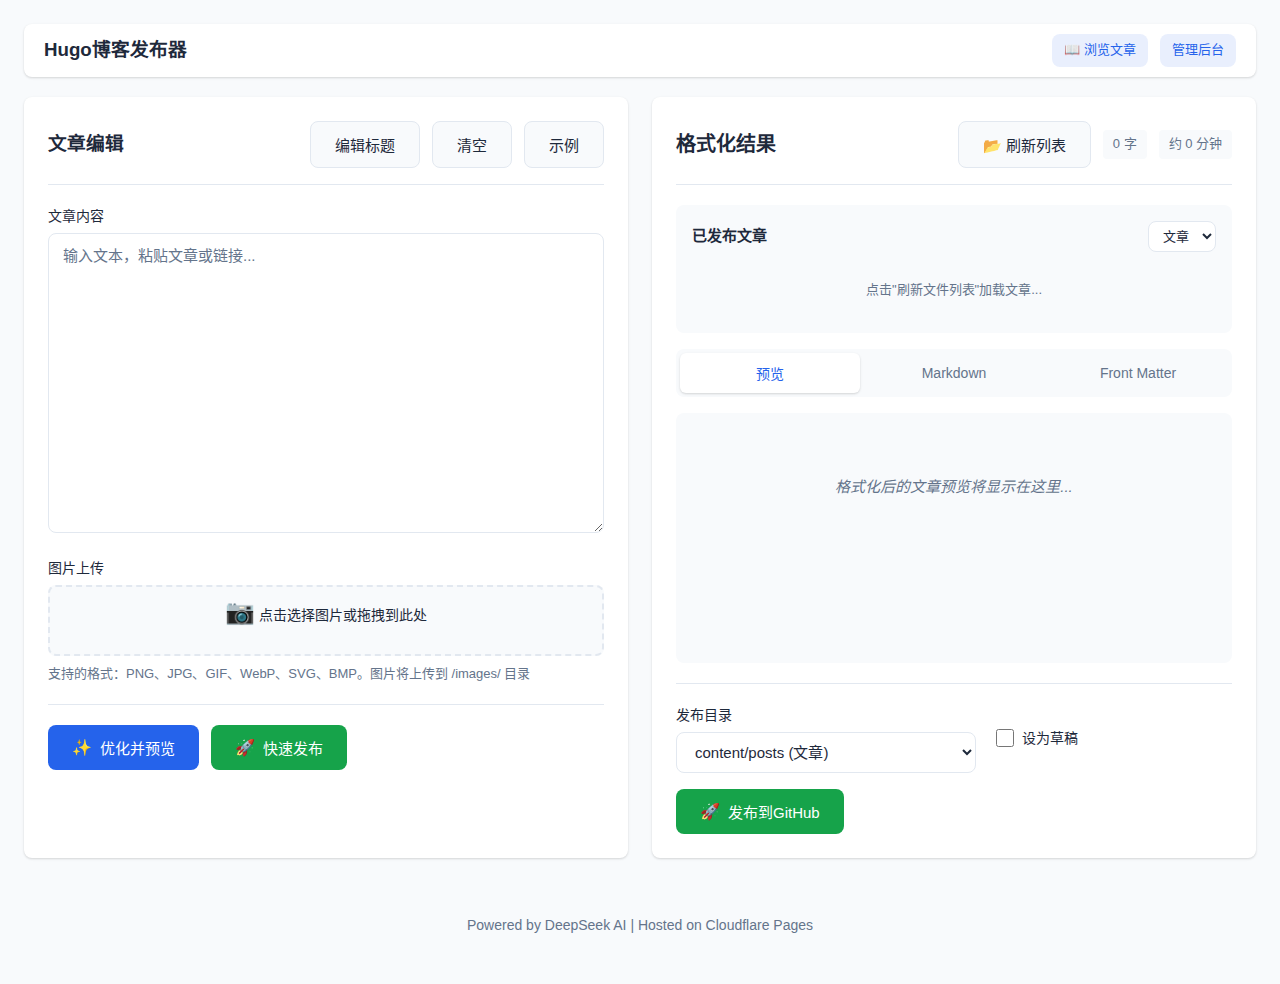
<file: frontend/index.html>
<!DOCTYPE html>
<html lang="zh-CN">

<head>
    <meta charset="UTF-8">
    <meta name="viewport" content="width=device-width, initial-scale=1.0">
    <title>Hugo博客发布器</title>
    <link rel="icon" href="data:,">
    <link rel="stylesheet" href="style.css">
</head>

<body>
    <div class="container">
        <header class="header">
            <div class="header-top">
                <h3>Hugo博客发布器</h3>
                <div class="header-actions">
                    <a href="browse.html" class="admin-link">📖 浏览文章</a>
                    <a href="admin.html" class="admin-link">管理后台</a>
                </div>
            </div>
        </header>

        <main class="main-content">
            <div class="editor-section">
                <div class="section-header">
                    <h3>文章编辑</h3>
                    <div class="header-actions">
                        <button id="toggleMetadataBtn" class="btn btn-secondary">编辑标题</button>
                        <button id="clearBtn" class="btn btn-secondary">清空</button>
                        <button id="sampleBtn" class="btn btn-secondary">示例</button>
                    </div>
                </div>

                <div id="metadataSection" class="hidden">
                    <div class="form-group">
                        <label for="title">文章标题</label>
                        <input type="text" id="title" placeholder="输入文章标题" class="form-input">
                    </div>

                    <div class="form-row">
                        <div class="form-group">
                            <label for="category">分类</label>
                            <input type="text" id="category" placeholder="输入或由 AI 自动生成" class="form-input">
                        </div>

                        <div class="form-group">
                            <label for="tags">标签</label>
                            <input type="text" id="tags" placeholder="用逗号分隔，如: Python, Flask" class="form-input">
                        </div>
                    </div>
                </div>

                <div class="form-group">
                    <label for="content">文章内容</label>
                    <textarea id="content" placeholder="输入文本，粘贴文章或链接..." class="form-textarea"></textarea>
                </div>

                <div class="form-group">
                    <label>图片上传</label>
                    <div class="image-upload-area">
                        <input type="file" id="imageInput" accept="image/*" class="image-input">
                        <label for="imageInput" class="image-upload-label">
                            <span class="upload-icon">📷</span>
                            <span>点击选择图片或拖拽到此处</span>
                        </label>
                        <div id="imageUploadProgress" class="upload-progress hidden">
                            <div class="progress-bar">
                                <div class="progress-fill" style="width: 0%"></div>
                            </div>
                            <span class="progress-text">上传中...</span>
                        </div>
                        <div id="imageList" class="uploaded-images"></div>
                    </div>
                    <p class="form-hint">支持的格式：PNG、JPG、GIF、WebP、SVG、BMP。图片将上传到 /images/ 目录</p>
                </div>

                <div class="action-buttons">
                    <button id="formatBtn" class="btn btn-primary">
                        <span class="btn-icon">✨</span>
                        优化并预览
                    </button>
                    <button id="publishBtnLeft" class="btn btn-success">
                        <span class="btn-icon">🚀</span>
                        快速发布
                    </button>
                </div>
            </div>

            <div class="result-section">
                <div class="section-header">
                    <h2>格式化结果</h2>
                    <div class="header-actions">
                        <button id="refreshFilesBtn" class="btn btn-secondary btn-sm">📂 刷新列表</button>
                        <span id="wordCount" class="word-count">0 字</span>
                        <span id="readingTime" class="reading-time">约 0 分钟</span>
                    </div>
                </div>

                <div class="file-list-section">
                    <div class="file-list-header">
                        <h3>已发布文章</h3>
                        <select id="fileDirSelect" class="form-input file-dir-select">
                            <option value="content/posts">文章</option>
                            <option value="content/notes">笔记</option>
                            <option value="content/drafts">草稿</option>
                        </select>
                    </div>
                    <div id="fileList" class="file-list">
                        <p class="loading-text">点击"刷新文件列表"加载文章...</p>
                    </div>
                </div>

                <div class="tabs">
                    <button class="tab active" data-tab="preview">预览</button>
                    <button class="tab" data-tab="markdown">Markdown</button>
                    <button class="tab" data-tab="front-matter">Front Matter</button>
                </div>

                <div id="previewTab" class="tab-content active">
                    <div id="previewContent" class="preview-content markdown-body">
                        <p class="placeholder-text">格式化后的文章预览将显示在这里...</p>
                    </div>
                </div>

                <div id="markdownTab" class="tab-content">
                    <textarea id="markdownContent" class="form-textarea code-area"
                        placeholder="Markdown代码..."></textarea>
                </div>

                <div id="frontMatterTab" class="tab-content">
                    <textarea id="frontMatterContent" class="form-textarea code-area"
                        placeholder="Front Matter..."></textarea>
                </div>

                <div class="publish-section">
                    <div class="publish-options">
                        <div class="form-group inline">
                            <label for="targetDir">发布目录</label>
                            <select id="targetDir" class="form-input">
                                <option value="content/posts">content/posts (文章)</option>
                                <option value="content/notes">content/notes (笔记)</option>
                                <option value="content/drafts">content/drafts (草稿)</option>
                            </select>
                        </div>
                        <label class="checkbox-label">
                            <input type="checkbox" id="isDraft">
                            <span>设为草稿</span>
                        </label>
                    </div>

                    <button id="publishBtn" class="btn btn-success">
                        <span class="btn-icon">🚀</span>
                        发布到GitHub
                    </button>
                </div>

                <div id="publishResult" class="publish-result hidden">
                    <div class="result-success hidden">
                        <h3>✅ 发布成功!</h3>
                        <p id="successMessage"></p>
                        <a id="viewLink" href="#" target="_blank" class="view-link">查看文章 →</a>
                    </div>
                    <div class="result-error hidden">
                        <h3>❌ 发布失败</h3>
                        <p id="errorMessage"></p>
                    </div>
                </div>
            </div>
        </main>

        <footer class="footer">
            <p>Powered by DeepSeek AI | Hosted on Cloudflare Pages</p>
        </footer>
    </div>

    <div id="publishModal" class="modal hidden">
        <div class="modal-content">
            <div class="modal-header">
                <h3>确认发布</h3>
                <button class="modal-close">&times;</button>
            </div>
            <div class="modal-body">
                <p>请输入发布密码：</p>
                <input type="password" id="publishPassword" class="form-input" placeholder="请输入密码">
                <p id="passwordError" class="error-text hidden">密码错误，请重试</p>
            </div>
            <div class="modal-footer">
                <button id="cancelPublish" class="btn btn-secondary">取消</button>
                <button id="confirmPublish" class="btn btn-primary">确认发布</button>
            </div>
        </div>
    </div>

    <div id="jobQueueModal" class="modal hidden">
        <div class="modal-content">
            <div class="modal-header">
                <h3>任务队列</h3>
                <button class="modal-close">&times;</button>
            </div>
            <div class="modal-body">
                <div id="jobList" class="job-list">
                    <!-- Job items will be inserted here -->
                </div>
            </div>
        </div>
    </div>

    <div id="loadingOverlay" class="loading-overlay hidden">
        <div class="loading-spinner"></div>
        <p id="loadingText">处理中...</p>
    </div>

    <script src="config.js"></script>
    <script src="app.js"></script>
</body>

</html>
</file>
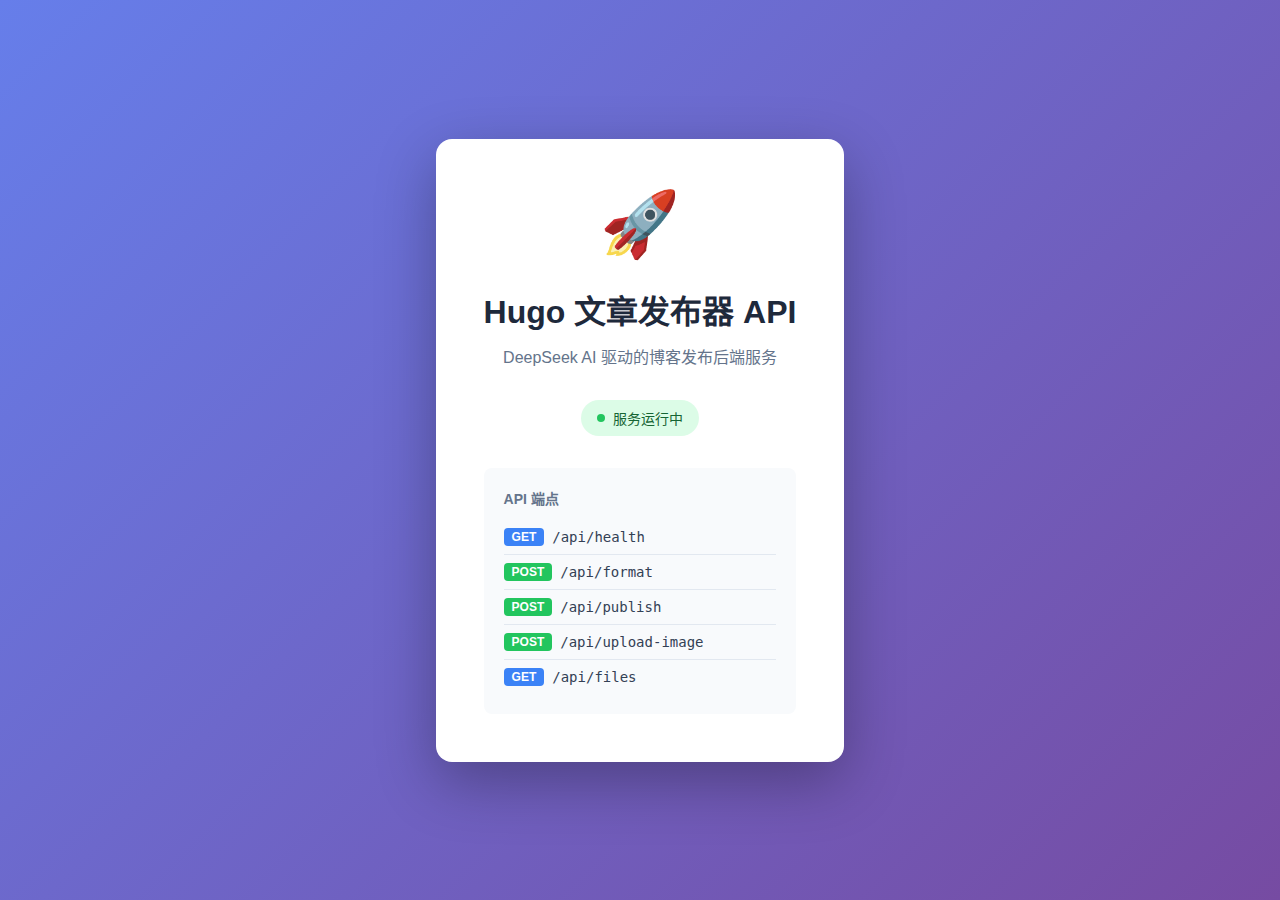
<file: backend/templates/index.html>
<!DOCTYPE html>
<html lang="zh-CN">

<head>
    <meta charset="UTF-8">
    <meta name="viewport" content="width=device-width, initial-scale=1.0">
    <title>Hugo 文章发布器 API</title>
    <style>
        * {
            margin: 0;
            padding: 0;
            box-sizing: border-box;
        }

        body {
            font-family: -apple-system, BlinkMacSystemFont, 'Segoe UI', Roboto, sans-serif;
            background: linear-gradient(135deg, #667eea 0%, #764ba2 100%);
            min-height: 100vh;
            display: flex;
            align-items: center;
            justify-content: center;
        }

        .container {
            background: white;
            border-radius: 16px;
            padding: 48px;
            text-align: center;
            box-shadow: 0 20px 60px rgba(0, 0, 0, 0.3);
            max-width: 500px;
        }

        .icon {
            font-size: 64px;
            margin-bottom: 24px;
        }

        h1 {
            font-size: 2rem;
            color: #1e293b;
            margin-bottom: 12px;
        }

        .subtitle {
            color: #64748b;
            font-size: 1rem;
            margin-bottom: 32px;
        }

        .status {
            display: inline-flex;
            align-items: center;
            gap: 8px;
            background: #dcfce7;
            color: #166534;
            padding: 8px 16px;
            border-radius: 20px;
            font-size: 0.875rem;
            font-weight: 500;
        }

        .status::before {
            content: '';
            width: 8px;
            height: 8px;
            background: #22c55e;
            border-radius: 50%;
        }

        .endpoints {
            margin-top: 32px;
            text-align: left;
            background: #f8fafc;
            border-radius: 8px;
            padding: 20px;
        }

        .endpoints h3 {
            font-size: 0.875rem;
            color: #64748b;
            margin-bottom: 12px;
        }

        .endpoint {
            display: flex;
            align-items: center;
            gap: 8px;
            padding: 8px 0;
            font-size: 0.875rem;
            color: #334155;
            border-bottom: 1px solid #e2e8f0;
        }

        .endpoint:last-child {
            border-bottom: none;
        }

        .method {
            background: #3b82f6;
            color: white;
            padding: 2px 8px;
            border-radius: 4px;
            font-size: 0.75rem;
            font-weight: 600;
        }

        .method.post {
            background: #22c55e;
        }

        .method.delete {
            background: #ef4444;
        }
    </style>
</head>

<body>
    <div class="container">
        <div class="icon">🚀</div>
        <h1>Hugo 文章发布器 API</h1>
        <p class="subtitle">DeepSeek AI 驱动的博客发布后端服务</p>
        <span class="status">服务运行中</span>

        <div class="endpoints">
            <h3>API 端点</h3>
            <div class="endpoint">
                <span class="method">GET</span>
                <code>/api/health</code>
            </div>
            <div class="endpoint">
                <span class="method post">POST</span>
                <code>/api/format</code>
            </div>
            <div class="endpoint">
                <span class="method post">POST</span>
                <code>/api/publish</code>
            </div>
            <div class="endpoint">
                <span class="method post">POST</span>
                <code>/api/upload-image</code>
            </div>
            <div class="endpoint">
                <span class="method">GET</span>
                <code>/api/files</code>
            </div>
        </div>
    </div>
</body>

</html>
</file>
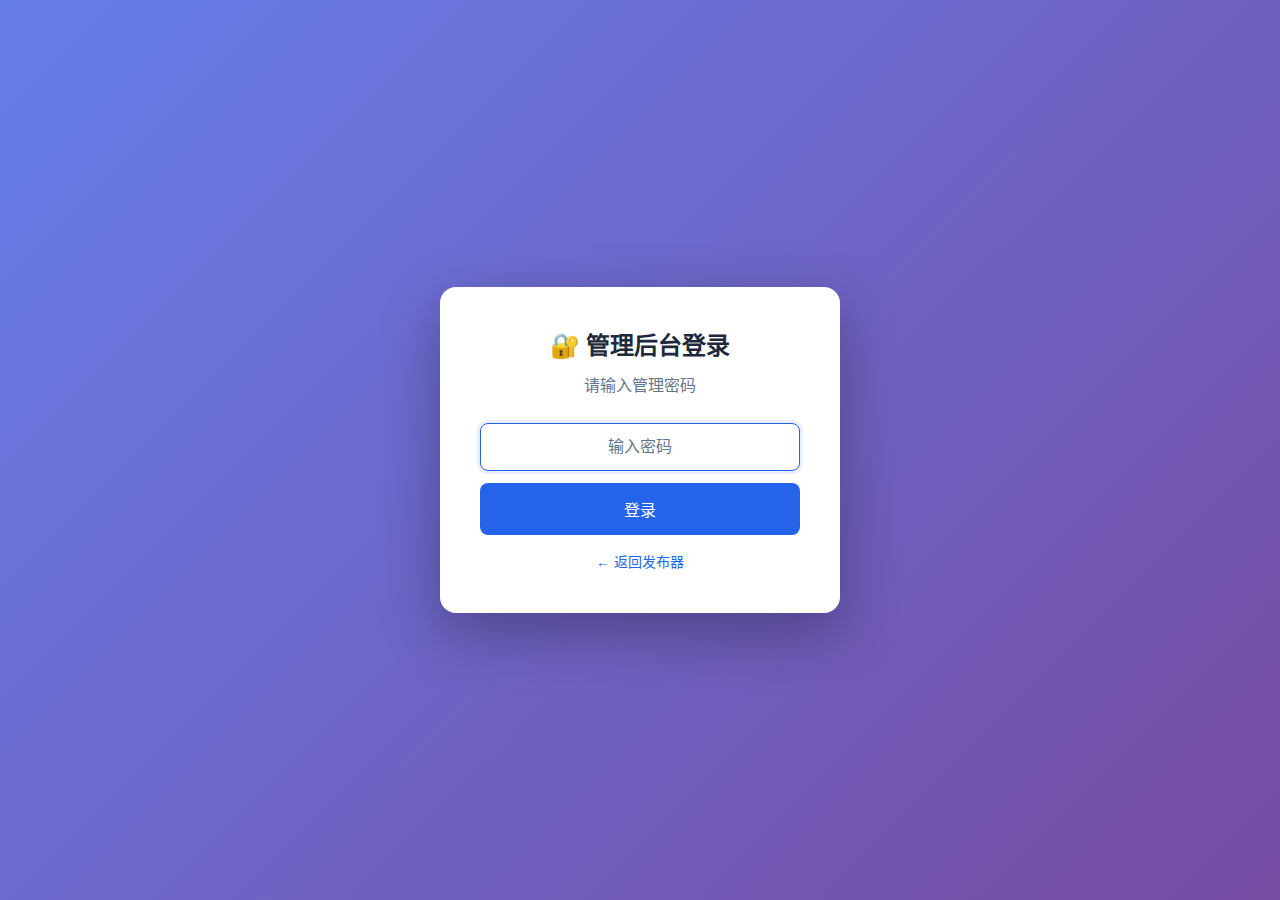
<file: frontend/admin.html>
<!DOCTYPE html>
<html lang="zh-CN">

<head>
    <meta charset="UTF-8">
    <meta name="viewport" content="width=device-width, initial-scale=1.0">
    <title>管理后台 - Hugo博客发布器</title>
    <link rel="stylesheet" href="style.css">
    <link rel="stylesheet" href="admin.css">
</head>

<body>
    <div class="admin-container">
        <aside class="sidebar">
            <div class="sidebar-header">
                <h2>管理后台</h2>
                <a href="index.html" class="back-link">← 返回发布器</a>
                <a href="browse.html" class="back-link">📖 浏览文章</a>
            </div>
            <nav class="sidebar-nav">
                <a href="#dashboard" class="nav-item active" data-section="dashboard">
                    <span class="nav-icon">📊</span>
                    <span>数据概览</span>
                </a>
                <a href="#articles" class="nav-item" data-section="articles">
                    <span class="nav-icon">📝</span>
                    <span>文章管理</span>
                </a>
                <a href="#media" class="nav-item" data-section="media">
                    <span class="nav-icon">🖼️</span>
                    <span>媒体库</span>
                </a>
                <a href="#system" class="nav-item" data-section="system">
                    <span class="nav-icon">⚙️</span>
                    <span>系统状态</span>
                </a>
            </nav>
            <div class="sidebar-footer">
                <p>Powered by DeepSeek AI</p>
            </div>
        </aside>

        <main class="admin-main">
            <section id="dashboard" class="admin-section active">
                <div class="section-title">
                    <h1>数据概览</h1>
                    <p>博客运营数据统计</p>
                </div>

                <div class="stats-grid">
                    <div class="stat-card">
                        <div class="stat-icon">📄</div>
                        <div class="stat-info">
                            <span class="stat-value" id="totalArticles">0</span>
                            <span class="stat-label">文章总数</span>
                        </div>
                    </div>
                    <div class="stat-card">
                        <div class="stat-icon">📁</div>
                        <div class="stat-info">
                            <span class="stat-value" id="totalNotes">0</span>
                            <span class="stat-label">笔记数量</span>
                        </div>
                    </div>
                    <div class="stat-card">
                        <div class="stat-icon">📂</div>
                        <div class="stat-info">
                            <span class="stat-value" id="totalDrafts">0</span>
                            <span class="stat-label">草稿数量</span>
                        </div>
                    </div>
                    <div class="stat-card">
                        <div class="stat-icon">🖼️</div>
                        <div class="stat-info">
                            <span class="stat-value" id="totalImages">0</span>
                            <span class="stat-label">图片数量</span>
                        </div>
                    </div>
                </div>

                <div class="dashboard-grid">
                    <div class="dashboard-card">
                        <div class="card-header">
                            <h3>分类统计</h3>
                        </div>
                        <div id="categoryStats" class="card-content">
                            <p class="loading-text">加载中...</p>
                        </div>
                    </div>

                    <div class="dashboard-card">
                        <div class="card-header">
                            <h3>标签云</h3>
                        </div>
                        <div id="tagCloud" class="card-content tag-cloud">
                            <p class="loading-text">加载中...</p>
                        </div>
                    </div>

                    <div class="dashboard-card full-width">
                        <div class="card-header">
                            <h3>最近更新</h3>
                        </div>
                        <div id="recentUpdates" class="card-content">
                            <p class="loading-text">加载中...</p>
                        </div>
                    </div>
                </div>
            </section>

            <section id="articles" class="admin-section">
                <div class="section-title">
                    <h1>文章管理</h1>
                    <p>查看和管理所有文章</p>
                </div>

                <div class="toolbar">
                    <div class="search-box">
                        <input type="text" id="articleSearch" placeholder="搜索文章..." class="form-input">
                    </div>
                    <div class="filter-group">
                        <select id="articleCategory" class="form-input">
                            <option value="">全部分类</option>
                            <option value="技术">技术</option>
                            <option value="生活">生活</option>
                            <option value="随笔">随笔</option>
                            <option value="教程">教程</option>
                            <option value="笔记">笔记</option>
                        </select>
                        <select id="articleDir" class="form-input">
                            <option value="all">全部目录</option>
                            <option value="content/posts">文章</option>
                            <option value="content/notes">笔记</option>
                            <option value="content/drafts">草稿</option>
                        </select>
                    </div>
                    <button id="refreshArticles" class="btn btn-primary">
                        <span>🔄</span> 刷新
                    </button>
                </div>

                <div class="table-container">
                    <table class="data-table">
                        <thead>
                            <tr>
                                <th>文章标题</th>
                                <th>分类</th>
                                <th>标签</th>
                                <th>目录</th>
                                <th>更新时间</th>
                                <th>操作</th>
                            </tr>
                        </thead>
                        <tbody id="articlesTableBody">
                            <tr>
                                <td colspan="6" class="loading-text">点击刷新按钮加载文章...</td>
                            </tr>
                        </tbody>
                    </table>
                </div>
            </section>

            <section id="media" class="admin-section">
                <div class="section-title">
                    <h1>媒体库</h1>
                    <p>管理博客图片资源</p>
                </div>

                <div class="media-toolbar">
                    <div class="search-box">
                        <input type="text" id="mediaSearch" placeholder="搜索图片..." class="form-input">
                    </div>
                    <button id="refreshMedia" class="btn btn-primary">
                        <span>🔄</span> 刷新
                    </button>
                </div>

                <div id="mediaGrid" class="media-grid">
                    <p class="loading-text">点击刷新按钮加载图片...</p>
                </div>
            </section>

            <section id="system" class="admin-section">
                <div class="section-title">
                    <h1>系统状态</h1>
                    <p>查看后端服务状态和配置</p>
                </div>

                <div class="system-grid">
                    <div class="dashboard-card">
                        <div class="card-header">
                            <h3>服务状态</h3>
                        </div>
                        <div class="card-content">
                            <div class="status-item">
                                <span class="status-label">后端服务</span>
                                <span id="backendStatus" class="status-badge status-checking">检查中...</span>
                            </div>
                            <div class="status-item">
                                <span class="status-label">GitHub 连接</span>
                                <span id="githubStatus" class="status-badge status-checking">检查中...</span>
                            </div>
                            <div class="status-item">
                                <span class="status-label">API 健康</span>
                                <span id="apiStatus" class="status-badge status-checking">检查中...</span>
                            </div>
                        </div>
                    </div>

                    <div class="dashboard-card">
                        <div class="card-header">
                            <h3>系统配置</h3>
                        </div>
                        <div class="card-content">
                            <div class="config-item">
                                <span class="config-label">后端地址</span>
                                <span class="config-value" id="backendUrl">-</span>
                            </div>
                            <div class="config-item">
                                <span class="config-label">默认目录</span>
                                <span class="config-value">content/posts</span>
                            </div>
                            <div class="config-item">
                                <span class="config-label">最大上传</span>
                                <span class="config-value">50 MB</span>
                            </div>
                        </div>
                    </div>

                    <div class="dashboard-card full-width">
                        <div class="card-header">
                            <h3>快捷操作</h3>
                        </div>
                        <div class="card-content">
                            <div class="quick-actions">
                                <button id="checkHealth" class="btn btn-secondary">
                                    <span>❤️</span> 检查健康
                                </button>
                                <button id="syncFiles" class="btn btn-secondary">
                                    <span>🔄</span> 同步文件
                                </button>
                                <button id="clearCache" class="btn btn-secondary">
                                    <span>🗑️</span> 清除缓存
                                </button>
                            </div>
                        </div>
                    </div>
                </div>
            </section>
        </main>
    </div>

    <div id="loadingOverlay" class="loading-overlay hidden">
        <div class="loading-spinner"></div>
        <p id="loadingText">处理中...</p>
    </div>

    <div id="notification" class="admin-notification hidden"></div>

    <script src="config.js"></script>
    <script src="admin.js"></script>
</body>

</html>
</file>
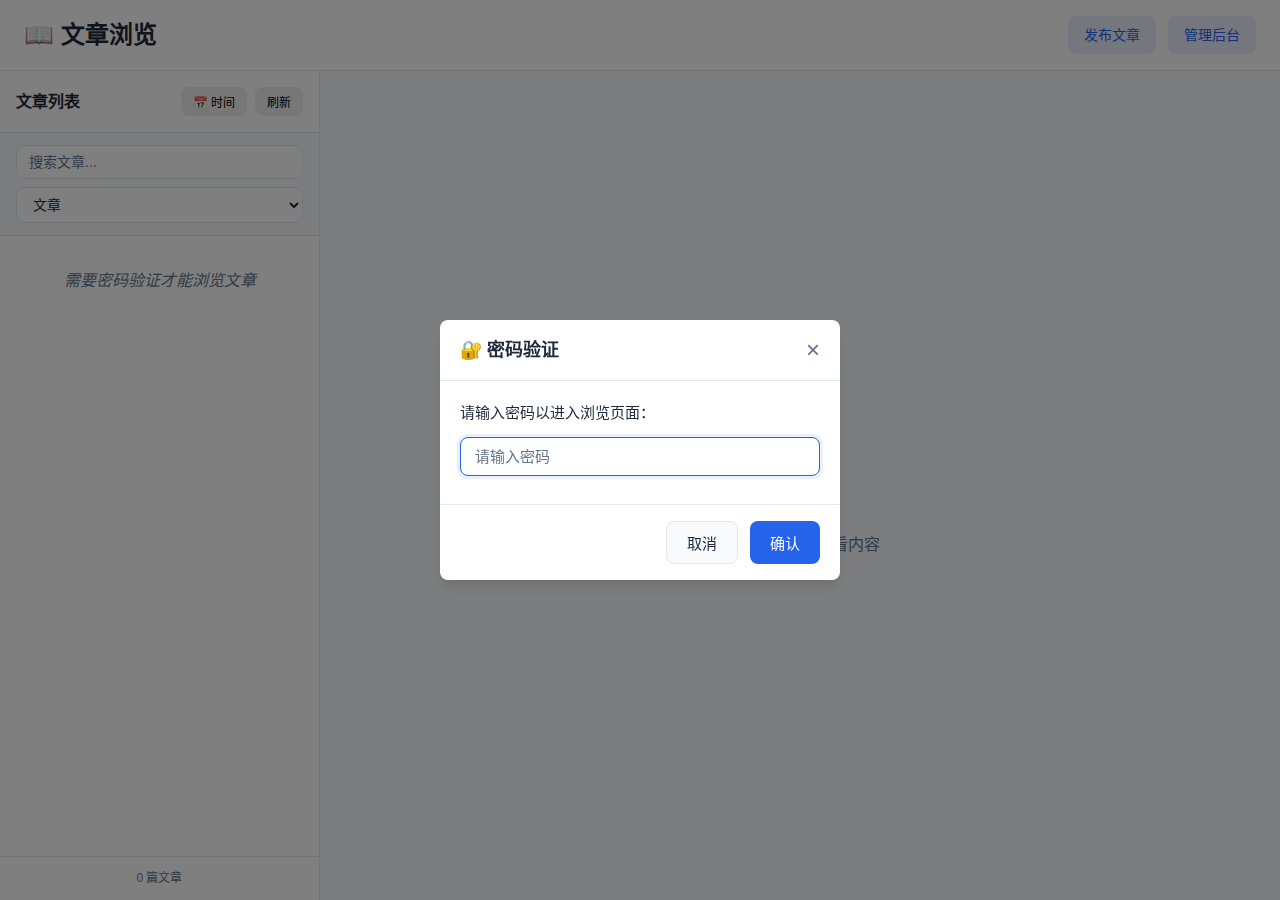
<file: frontend/browse.html>
<!DOCTYPE html>
<html lang="zh-CN">

<head>
    <meta charset="UTF-8">
    <meta name="viewport" content="width=device-width, initial-scale=1.0">
    <title>浏览文章 - Hugo博客发布器</title>
    <link rel="icon" href="data:,">
    <link rel="stylesheet" href="style.css">
    <link rel="stylesheet" href="browse.css">
</head>

<body>
    <div class="browse-container">
        <header class="browse-header">
            <div class="header-left">
                <h1>📖 文章浏览</h1>
            </div>
            <nav class="header-nav">
                <a href="index.html" class="nav-link">发布文章</a>
                <a href="admin.html" class="nav-link">管理后台</a>
            </nav>
        </header>

        <main class="browse-main">
            <!-- 左侧文章列表 -->
            <aside class="article-list-panel">
                <div class="list-header">
                    <h2>文章列表</h2>
                    <div class="list-actions">
                        <button id="sortBtn" class="btn btn-sm" title="当前按时间排序，点击切换">📅 时间</button>
                        <button id="refreshListBtn" class="btn btn-sm">刷新</button>
                    </div>
                </div>
                <div class="list-filters">
                    <input type="text" id="searchInput" class="form-input" placeholder="搜索文章...">
                    <select id="dirFilter" class="form-input">
                        <option value="all">全部目录</option>
                        <option value="content/posts" selected>文章</option>
                        <option value="content/notes">笔记</option>
                        <option value="content/drafts">草稿</option>
                    </select>
                </div>
                <div id="articleList" class="article-list">
                    <p class="loading-text">加载中...</p>
                </div>
                <div class="list-footer">
                    <span id="articleCount">0 篇文章</span>
                </div>
            </aside>

            <!-- 右侧文章内容 -->
            <section class="article-content-panel">
                <div id="contentPlaceholder" class="content-placeholder">
                    <div class="placeholder-icon">📄</div>
                    <p>选择左侧文章查看内容</p>
                </div>
                <div id="articleContent" class="article-content hidden">
                    <div class="content-header">
                        <h1 id="articleTitle">文章标题</h1>
                        <div class="article-meta">
                            <span id="articleDate"></span>
                            <span id="articleCategory"></span>
                            <span id="articleTags"></span>
                        </div>
                    </div>
                    <div id="articleBody" class="content-body"></div>
                </div>
            </section>
        </main>
    </div>

    <!-- Loading Overlay -->
    <div id="loadingOverlay" class="loading-overlay hidden">
        <div class="loading-spinner"></div>
        <p id="loadingText">加载中...</p>
    </div>

    <script src="config.js"></script>
    <script src="browse.js"></script>
</body>

</html>
</file>
<file: frontend/style.css>
* {
    margin: 0;
    padding: 0;
    box-sizing: border-box;
}

:root {
    --primary-color: #2563eb;
    --primary-hover: #1d4ed8;
    --success-color: #16a34a;
    --success-hover: #15803d;
    --secondary-color: #64748b;
    --secondary-hover: #475569;
    --danger-color: #dc2626;
    --background: #f8fafc;
    --surface: #ffffff;
    --text-primary: #1e293b;
    --text-secondary: #64748b;
    --border-color: #e2e8f0;
    --shadow: 0 1px 3px rgba(0, 0, 0, 0.1), 0 1px 2px rgba(0, 0, 0, 0.06);
    --shadow-lg: 0 10px 15px -3px rgba(0, 0, 0, 0.1), 0 4px 6px -2px rgba(0, 0, 0, 0.05);
    --radius: 8px;
    --transition: all 0.2s ease;
}

body {
    font-family: -apple-system, BlinkMacSystemFont, 'Segoe UI', Roboto, 'Helvetica Neue', Arial, sans-serif;
    background: var(--background);
    color: var(--text-primary);
    line-height: 1.6;
    min-height: 100vh;
}

.container {
    max-width: 1400px;
    margin: 0 auto;
    padding: 24px;
}

.header {
    margin-bottom: 20px;
    padding: 10px 20px;
    background: var(--surface);
    border-radius: var(--radius);
    box-shadow: var(--shadow);
}

.header-top {
    display: flex;
    justify-content: space-between;
    align-items: center;
}

.header h1 {
    font-size: 1.25rem;
    font-weight: 700;
    color: var(--text-primary);
}

.admin-link {
    display: inline-flex;
    align-items: center;
    gap: 6px;
    padding: 6px 12px;
    font-size: 0.8125rem;
    font-weight: 500;
    color: var(--primary-color);
    background: rgba(37, 99, 235, 0.1);
    border-radius: var(--radius);
    text-decoration: none;
    transition: var(--transition);
}

.admin-link:hover {
    background: var(--primary-color);
    color: white;
}


.main-content {
    display: grid;
    grid-template-columns: 1fr 1fr;
    gap: 24px;
}

@media (max-width: 1024px) {
    .main-content {
        grid-template-columns: 1fr;
    }
}

.editor-section,
.result-section {
    background: var(--surface);
    border-radius: var(--radius);
    box-shadow: var(--shadow);
    padding: 24px;
}

.section-header {
    display: flex;
    justify-content: space-between;
    align-items: center;
    margin-bottom: 20px;
    padding-bottom: 16px;
    border-bottom: 1px solid var(--border-color);
}

.section-header h2 {
    font-size: 1.25rem;
    font-weight: 600;
    color: var(--text-primary);
}

.header-actions {
    display: flex;
    align-items: center;
    gap: 12px;
}

.form-group {
    margin-bottom: 16px;
}

.form-row {
    display: grid;
    grid-template-columns: 1fr 1fr;
    gap: 16px;
}

@media (max-width: 640px) {
    .container {
        padding: 12px;
    }

    .header {
        padding: 6px 8px;
        /* Extremely small */
        margin-bottom: 8px;
    }

    .header-top {
        flex-direction: row;
        flex-wrap: nowrap;
        /* Try to keep on one line if possible, or wrap tightly */
        justify-content: space-between;
        align-items: center;
        gap: 6px;
    }

    .header h1 {
        font-size: 0.5rem;
        /* Reduced by ~20% */
        width: auto;
        /* Allow it to shrink/grow properly */
        margin-bottom: 0;
        /* No margin */
        white-space: nowrap;
    }

    .header-actions {
        width: auto;
        /* Let it wrap content */
        flex: 1;
        /* Take remaining space */
        justify-content: flex-end;
    }

    .admin-link {
        flex: 0 1 auto;
        /* Don't stretch too much */
        padding: 4px 6px;
        font-size: 0.6rem;
        height: 26px;
        /* Very short */
        min-width: 50px;
    }

    .section-header {
        flex-direction: row;
        flex-wrap: nowrap;
        /* Try to keep inline */
        justify-content: space-between;
        align-items: center;
        gap: 8px;
        padding-bottom: 6px;
        margin-bottom: 8px;
    }

    .section-header h2 {
        font-size: 0.5rem;
        /* Reduced by ~20% */
        width: auto;
        margin-bottom: 0;
        white-space: nowrap;
    }

    .section-header .header-actions {
        width: auto;
        flex: 1;
        justify-content: flex-end;
        overflow-x: visible;
        flex-wrap: nowrap;
        gap: 4px;
        padding-bottom: 0;
    }

    .section-header .btn {
        padding: 2px 6px;
        /* Tiny padding */
        font-size: 0.7rem;
        height: 24px;
        min-width: 40px;
        max-width: 80px;
        flex: 0 1 auto;
    }

    .section-header .btn {
        padding: 2px 6px;
        /* Tiny padding */
        font-size: 0.7rem;
        height: 24px;
        min-width: 40px;
        max-width: 80px;
        flex: 0 1 auto;
    }

    /* Specifically increase font for result section header per user request */
    .result-section .section-header h2 {
        font-size: 0.9rem;
    }

    .form-row {
        grid-template-columns: 1fr;
    }

    .action-buttons {
        flex-direction: column;
    }

    .action-buttons .btn {
        width: 100%;
    }

    .preview-content {
        font-size: 0.8rem;
        /* Mobile body text */
    }

    .preview-content h1 {
        font-size: 1.2rem;
    }

    .preview-content h2 {
        font-size: 1rem;
    }

    .preview-content h3 {
        font-size: 0.9rem;
    }
}

.form-group label {
    display: block;
    font-size: 0.875rem;
    font-weight: 500;
    color: var(--text-primary);
    margin-bottom: 6px;
}

.form-input,
.form-textarea {
    width: 100%;
    padding: 10px 14px;
    font-size: 0.9375rem;
    border: 1px solid var(--border-color);
    border-radius: var(--radius);
    background: var(--surface);
    color: var(--text-primary);
    transition: var(--transition);
}

.form-input:focus,
.form-textarea:focus {
    outline: none;
    border-color: var(--primary-color);
    box-shadow: 0 0 0 3px rgba(37, 99, 235, 0.1);
}

.form-input::placeholder,
.form-textarea::placeholder {
    color: var(--text-secondary);
}

.form-textarea {
    min-height: 300px;
    resize: vertical;
    font-family: inherit;
}

.code-area {
    font-family: 'SF Mono', 'Fira Code', 'Monaco', 'Consolas', monospace;
    font-size: 0.875rem;
    line-height: 1.6;
}

.action-buttons {
    display: flex;
    gap: 12px;
    margin-top: 20px;
    padding-top: 20px;
    border-top: 1px solid var(--border-color);
}

.btn {
    display: inline-flex;
    align-items: center;
    justify-content: center;
    gap: 8px;
    padding: 12px 24px;
    font-size: 0.9375rem;
    font-weight: 500;
    border: none;
    border-radius: var(--radius);
    cursor: pointer;
    transition: var(--transition);
}

.btn:disabled {
    opacity: 0.6;
    cursor: not-allowed;
}

.btn-primary {
    background: var(--primary-color);
    color: white;
}

.btn-primary:hover:not(:disabled) {
    background: var(--primary-hover);
}

.btn-secondary {
    background: var(--background);
    color: var(--text-primary);
    border: 1px solid var(--border-color);
}

.btn-secondary:hover:not(:disabled) {
    background: var(--secondary-hover);
    color: white;
}

.btn-success {
    background: var(--success-color);
    color: white;
}

.btn-success:hover:not(:disabled) {
    background: var(--success-hover);
}

.btn-icon {
    font-size: 1rem;
}

.tabs {
    display: flex;
    gap: 4px;
    background: var(--background);
    padding: 4px;
    border-radius: var(--radius);
    margin-bottom: 16px;
}

.tab {
    flex: 1;
    padding: 10px 16px;
    font-size: 0.875rem;
    font-weight: 500;
    color: var(--text-secondary);
    background: transparent;
    border: none;
    border-radius: 6px;
    cursor: pointer;
    transition: var(--transition);
}

.tab:hover {
    color: var(--text-primary);
}

.tab.active {
    background: var(--surface);
    color: var(--primary-color);
    box-shadow: var(--shadow);
}

.tab-content {
    display: none;
    min-height: 250px;
}

.tab-content.active {
    display: block;
}

.preview-content {
    padding: 20px;
    background: var(--background);
    border-radius: var(--radius);
    min-height: 250px;
    max-height: 400px;
    overflow-y: auto;
    font-size: 0.9375rem;
    line-height: 1.8;
}

.preview-content h1 {
    font-size: 1.75rem;
    margin-bottom: 16px;
    padding-bottom: 8px;
    border-bottom: 1px solid var(--border-color);
}

.preview-content h2 {
    font-size: 1.5rem;
    margin-top: 24px;
    margin-bottom: 12px;
}

.preview-content h3 {
    font-size: 1.25rem;
    margin-top: 20px;
    margin-bottom: 10px;
}

.preview-content p {
    margin-bottom: 12px;
}

.preview-content ul,
.preview-content ol {
    margin-bottom: 12px;
    padding-left: 24px;
}

.preview-content li {
    margin-bottom: 4px;
}

.preview-content code {
    background: #f1f5f9;
    padding: 2px 6px;
    border-radius: 4px;
    font-size: 0.875rem;
    font-family: 'SF Mono', 'Fira Code', monospace;
}

.preview-content pre {
    background: #1e293b;
    color: #e2e8f0;
    padding: 16px;
    border-radius: var(--radius);
    overflow-x: auto;
    margin-bottom: 12px;
}

.preview-content pre code {
    background: transparent;
    padding: 0;
    color: inherit;
}

.preview-content blockquote {
    border-left: 4px solid var(--primary-color);
    padding-left: 16px;
    margin: 12px 0;
    color: var(--text-secondary);
    font-style: italic;
}

.preview-content img {
    max-width: 100%;
    border-radius: var(--radius);
}

.placeholder-text {
    color: var(--text-secondary);
    font-style: italic;
    text-align: center;
    padding: 40px;
}

.word-count,
.reading-time {
    font-size: 0.8125rem;
    color: var(--text-secondary);
    background: var(--background);
    padding: 4px 10px;
    border-radius: 4px;
}

.publish-section {
    margin-top: 20px;
    padding-top: 20px;
    border-top: 1px solid var(--border-color);
}

.publish-options {
    display: flex;
    align-items: center;
    gap: 20px;
    margin-bottom: 16px;
}

.form-group.inline {
    margin-bottom: 0;
    flex: 1;
    max-width: 300px;
}

.checkbox-label {
    display: flex;
    align-items: center;
    gap: 8px;
    cursor: pointer;
    font-size: 0.875rem;
    color: var(--text-primary);
}

.checkbox-label input[type="checkbox"] {
    width: 18px;
    height: 18px;
    cursor: pointer;
}

.publish-result {
    margin-top: 16px;
    padding: 16px;
    border-radius: var(--radius);
}

.publish-result.hidden {
    display: none;
}

.result-success {
    background: #dcfce7;
    border: 1px solid #86efac;
    padding: 16px;
    border-radius: var(--radius);
}

.result-success h3 {
    color: #166534;
    margin-bottom: 8px;
}

.result-success p {
    color: #15803d;
    margin-bottom: 12px;
}

.view-link {
    display: inline-block;
    color: var(--primary-color);
    text-decoration: none;
    font-weight: 500;
}

.view-link:hover {
    text-decoration: underline;
}

.result-error {
    background: #fee2e2;
    border: 1px solid #fca5a5;
    padding: 16px;
    border-radius: var(--radius);
}

.result-error h3 {
    color: #991b1b;
    margin-bottom: 8px;
}

.result-error p {
    color: #dc2626;
}

.footer {
    text-align: center;
    padding: 24px;
    margin-top: 32px;
    color: var(--text-secondary);
    font-size: 0.875rem;
}

.loading-overlay {
    position: fixed;
    top: 0;
    left: 0;
    right: 0;
    bottom: 0;
    background: rgba(0, 0, 0, 0.5);
    display: flex;
    flex-direction: column;
    align-items: center;
    justify-content: center;
    z-index: 1000;
}

.loading-overlay.hidden {
    display: none;
}

.loading-spinner {
    width: 48px;
    height: 48px;
    border: 4px solid rgba(255, 255, 255, 0.3);
    border-top-color: white;
    border-radius: 50%;
    animation: spin 1s linear infinite;
}

@keyframes spin {
    to {
        transform: rotate(360deg);
    }
}

.loading-overlay p {
    color: white;
    margin-top: 16px;
    font-size: 1rem;
}

.file-list-section {
    background: var(--background);
    border-radius: var(--radius);
    padding: 16px;
    margin-bottom: 16px;
}

.file-list-header {
    display: flex;
    justify-content: space-between;
    align-items: center;
    margin-bottom: 12px;
}

.file-list-header h3 {
    font-size: 0.9375rem;
    font-weight: 600;
    color: var(--text-primary);
}

.file-dir-select {
    width: auto;
    padding: 6px 10px;
    font-size: 0.8125rem;
}

.file-list {
    max-height: 200px;
    overflow-y: auto;
}

.file-list .file-item {
    display: flex;
    align-items: center;
    justify-content: space-between;
    padding: 8px 12px;
    background: var(--surface);
    border-radius: 6px;
    margin-bottom: 6px;
    cursor: pointer;
    transition: var(--transition);
}

.file-list .file-item:hover {
    background: var(--border-color);
}

.file-list .file-item:last-child {
    margin-bottom: 0;
}

.file-list .file-name {
    font-size: 0.8125rem;
    color: var(--text-primary);
    overflow: hidden;
    text-overflow: ellipsis;
    white-space: nowrap;
    flex: 1;
    margin-right: 8px;
}

.file-list .file-date {
    font-size: 0.75rem;
    color: var(--text-secondary);
    margin-right: 8px;
}

.file-list .file-delete-btn {
    width: 24px;
    height: 24px;
    background: transparent;
    border: none;
    border-radius: 4px;
    color: var(--text-secondary);
    font-size: 1rem;
    cursor: pointer;
    display: flex;
    align-items: center;
    justify-content: center;
    opacity: 0;
    transition: var(--transition);
}

.file-list .file-item:hover .file-delete-btn {
    opacity: 1;
}

.file-list .file-delete-btn:hover {
    background: var(--danger-color);
    color: white;
}

.file-list .loading-text {
    color: var(--text-secondary);
    font-size: 0.8125rem;
    text-align: center;
    padding: 16px;
}

.file-list .empty-text {
    color: var(--text-secondary);
    font-size: 0.8125rem;
    text-align: center;
    padding: 16px;
}

.file-list .error-text {
    color: var(--danger-color);
    font-size: 0.8125rem;
    text-align: center;
    padding: 16px;
}

.modal {
    position: fixed;
    top: 0;
    left: 0;
    right: 0;
    bottom: 0;
    background: rgba(0, 0, 0, 0.5);
    display: flex;
    align-items: center;
    justify-content: center;
    z-index: 1000;
}

.modal.hidden {
    display: none;
}

.modal-content {
    background: var(--surface);
    border-radius: var(--radius);
    box-shadow: var(--shadow-lg);
    width: 90%;
    max-width: 400px;
    animation: modalIn 0.2s ease;
}

@keyframes modalIn {
    from {
        opacity: 0;
        transform: scale(0.95);
    }

    to {
        opacity: 1;
        transform: scale(1);
    }
}

.modal-header {
    display: flex;
    justify-content: space-between;
    align-items: center;
    padding: 16px 20px;
    border-bottom: 1px solid var(--border-color);
}

.modal-header h3 {
    font-size: 1.125rem;
    font-weight: 600;
    color: var(--text-primary);
}

.modal-close {
    background: none;
    border: none;
    font-size: 1.5rem;
    color: var(--text-secondary);
    cursor: pointer;
    padding: 0;
    line-height: 1;
    transition: var(--transition);
}

.modal-close:hover {
    color: var(--text-primary);
}

.modal-body {
    padding: 20px;
}

.modal-body p {
    margin-bottom: 12px;
    color: var(--text-primary);
    font-size: 0.9375rem;
}

.modal-body .form-input {
    margin-bottom: 8px;
}

.modal-body .error-text {
    color: var(--danger-color);
    font-size: 0.8125rem;
    margin-top: 8px;
}

.modal-footer {
    display: flex;
    justify-content: flex-end;
    gap: 12px;
    padding: 16px 20px;
    border-top: 1px solid var(--border-color);
}

.modal-footer .btn {
    padding: 10px 20px;
}

.image-upload-area {
    border: 2px dashed var(--border-color);
    border-radius: var(--radius);
    padding: 6px;
    text-align: center;
    transition: var(--transition);
    background: var(--background);
}

.image-upload-area:hover {
    border-color: var(--primary-color);
}

.image-input {
    display: none;
}

.image-upload-label {
    display: flex;
    flex-direction: column;
    align-items: center;
    gap: 8px;
    cursor: pointer;
    color: var(--text-secondary);
}

.image-upload-label:hover {
    color: var(--primary-color);
}

.upload-icon {
    font-size: 1.5rem;
}

.upload-progress {
    margin-top: 16px;
}

.progress-bar {
    height: 6px;
    background: var(--border-color);
    border-radius: 3px;
    overflow: hidden;
}

.progress-fill {
    height: 100%;
    background: var(--primary-color);
    transition: width 0.3s ease;
}

.progress-text {
    font-size: 0.8125rem;
    color: var(--text-secondary);
    margin-top: 8px;
}

.uploaded-images {
    margin-top: 16px;
    display: flex;
    flex-wrap: wrap;
    gap: 12px;
}

.uploaded-image-item {
    position: relative;
    width: 80px;
    height: 80px;
    border-radius: var(--radius);
    overflow: hidden;
    border: 1px solid var(--border-color);
}

.uploaded-image-item img {
    width: 100%;
    height: 100%;
    object-fit: cover;
}

.uploaded-image-item .copy-btn {
    position: absolute;
    bottom: 4px;
    right: 4px;
    width: 28px;
    height: 28px;
    background: rgba(0, 0, 0, 0.7);
    border: none;
    border-radius: 4px;
    color: white;
    font-size: 0.75rem;
    cursor: pointer;
    display: flex;
    align-items: center;
    justify-content: center;
    opacity: 0;
    transition: var(--transition);
}

.uploaded-image-item:hover .copy-btn {
    opacity: 1;
}

.uploaded-image-item .copy-btn:hover {
    background: var(--primary-color);
}

.uploaded-image-item .delete-btn {
    position: absolute;
    top: 4px;
    right: 4px;
    width: 24px;
    height: 24px;
    background: rgba(0, 0, 0, 0.7);
    border: none;
    border-radius: 4px;
    color: white;
    font-size: 0.875rem;
    cursor: pointer;
    display: flex;
    align-items: center;
    justify-content: center;
    opacity: 0;
    transition: var(--transition);
}

.uploaded-image-item:hover .delete-btn {
    opacity: 1;
}

.uploaded-image-item .delete-btn:hover {
    background: var(--danger-color);
}

.form-hint {
    font-size: 0.8125rem;
    color: var(--text-secondary);
    margin-top: 8px;
}

.hidden {
    display: none !important;
}

@media (max-width: 640px) {
    .container {
        padding: 16px;
    }

    .header {
        padding: 24px 16px;
    }

    .header h1 {
        font-size: 1.5rem;
    }

    .editor-section,
    .result-section {
        padding: 16px;
    }

    .action-buttons {
        flex-direction: column;
    }

    .btn {
        width: 100%;
    }

    .publish-options {
        flex-direction: column;
        align-items: stretch;
    }

    .form-group.inline {
        max-width: none;
    }
}

@media (prefers-color-scheme: dark) {
    :root {
        --background: #0f172a;
        --surface: #1e293b;
        --text-primary: #f1f5f9;
        --text-secondary: #94a3b8;
        --border-color: #334155;
        --shadow: 0 1px 3px rgba(0, 0, 0, 0.3);
    }

    .preview-content code {
        background: #334155;
    }

    .preview-content pre {
        background: #0f172a;
    }

    .btn-secondary {
        background: #334155;
        color: #f1f5f9;
    }

    .tabs {
        background: #334155;
    }

    .word-count,
    .reading-time {
        background: #334155;
    }
}
/* Mobile overrides for Image Upload Area: Compact, Vertically Centered, Single Line */
@media (max-width: 640px) {
    .image-upload-area {
        padding: 0 !important;
        height: 36px !important; /* Fixed height */
        min-height: unset !important;
        display: flex !important;
        align-items: center !important; /* Vertical Center */
        justify-content: center !important; /* Horizontal Center */
    }

    .image-upload-area .image-upload-label {
        margin: 0 !important;
        padding: 0 !important;
        display: flex !important;
        align-items: center !important; /* Center icon and text vertically */
        justify-content: center !important;
        gap: 6px !important;
        font-size: 0.75rem !important;
        white-space: nowrap !important; /* Force one line */
        width: 100% !important;
        height: 100% !important;
        border: none !important; /* Remove inner border if any */
    }

    .image-upload-area .upload-icon {
        font-size: 1.1rem !important;
        line-height: 1 !important;
    }
}

/* Fix flex direction to force row layout */
@media (max-width: 640px) {
    .image-upload-area .image-upload-label {
        flex-direction: row !important;
    }
}

/* Job Queue Styles */
.job-item {
    background: var(--background);
    border: 1px solid var(--border-color);
    border-radius: var(--radius);
    padding: 12px;
    margin-bottom: 12px;
}

.job-item:last-child {
    margin-bottom: 0;
}

.job-header {
    display: flex;
    justify-content: space-between;
    align-items: center;
    margin-bottom: 8px;
}

.job-title {
    font-size: 0.875rem;
    font-weight: 500;
    color: var(--text-primary);
    white-space: nowrap;
    overflow: hidden;
    text-overflow: ellipsis;
    max-width: 200px;
}

.job-status {
    font-size: 0.75rem;
    padding: 2px 8px;
    border-radius: 999px;
    font-weight: 500;
}

.status-pending { background: #f1f5f9; color: #64748b; }
.status-queued { background: #e0f2fe; color: #0284c7; }
.status-processing { background: #dbeafe; color: #2563eb; }
.status-completed { background: #dcfce7; color: #16a34a; }
.status-failed { background: #fee2e2; color: #dc2626; }

.job-progress-bar {
    height: 4px;
    background: #e2e8f0;
    border-radius: 2px;
    overflow: hidden;
    margin-bottom: 8px;
}

.job-progress-fill {
    height: 100%;
    background: var(--primary-color);
    transition: width 0.3s ease;
}

.job-message {
    font-size: 0.75rem;
    color: var(--text-secondary);
}

.job-link {
    font-size: 0.75rem;
    color: var(--primary-color);
    text-decoration: none;
    margin-left: 8px;
}
</file>
<file: frontend/admin.css>
.admin-container {
    display: flex;
    min-height: 100vh;
}

.sidebar {
    width: 240px;
    background: var(--surface);
    border-right: 1px solid var(--border-color);
    display: flex;
    flex-direction: column;
    position: fixed;
    top: 0;
    left: 0;
    bottom: 0;
    z-index: 100;
}

.sidebar-header {
    padding: 20px;
    border-bottom: 1px solid var(--border-color);
}

.sidebar-header h2 {
    font-size: 1.25rem;
    font-weight: 600;
    color: var(--text-primary);
    margin-bottom: 8px;
}

.back-link {
    display: inline-block;
    font-size: 0.875rem;
    color: var(--primary-color);
    text-decoration: none;
    transition: var(--transition);
}

.back-link:hover {
    text-decoration: underline;
}

.sidebar-nav {
    flex: 1;
    padding: 16px 12px;
    overflow-y: auto;
}

.nav-item {
    display: flex;
    align-items: center;
    gap: 12px;
    padding: 12px 16px;
    color: var(--text-secondary);
    text-decoration: none;
    border-radius: var(--radius);
    margin-bottom: 4px;
    transition: var(--transition);
}

.nav-item:hover {
    background: var(--background);
    color: var(--text-primary);
}

.nav-item.active {
    background: var(--primary-color);
    color: white;
}

.nav-icon {
    font-size: 1.125rem;
}

.sidebar-footer {
    padding: 16px 20px;
    border-top: 1px solid var(--border-color);
    text-align: center;
}

.sidebar-footer p {
    font-size: 0.75rem;
    color: var(--text-secondary);
}

.admin-main {
    flex: 1;
    margin-left: 240px;
    padding: 32px;
    background: var(--background);
    min-height: 100vh;
}

.admin-section {
    display: none;
}

.admin-section.active {
    display: block;
    animation: fadeIn 0.3s ease;
}

@keyframes fadeIn {
    from {
        opacity: 0;
        transform: translateY(10px);
    }

    to {
        opacity: 1;
        transform: translateY(0);
    }
}

.section-title {
    margin-bottom: 32px;
}

.section-title h1 {
    font-size: 1.75rem;
    font-weight: 700;
    color: var(--text-primary);
    margin-bottom: 8px;
}

.section-title p {
    color: var(--text-secondary);
    font-size: 0.9375rem;
}

.stats-grid {
    display: grid;
    grid-template-columns: repeat(4, 1fr);
    gap: 20px;
    margin-bottom: 32px;
}

@media (max-width: 1200px) {
    .stats-grid {
        grid-template-columns: repeat(2, 1fr);
    }
}

@media (max-width: 640px) {
    .stats-grid {
        grid-template-columns: 1fr;
    }
}

.stat-card {
    background: var(--surface);
    border-radius: var(--radius);
    padding: 24px;
    display: flex;
    align-items: center;
    gap: 16px;
    box-shadow: var(--shadow);
    transition: var(--transition);
}

.stat-card:hover {
    transform: translateY(-2px);
    box-shadow: var(--shadow-lg);
}

.stat-icon {
    font-size: 2.5rem;
    width: 64px;
    height: 64px;
    display: flex;
    align-items: center;
    justify-content: center;
    background: var(--background);
    border-radius: 12px;
}

.stat-info {
    display: flex;
    flex-direction: column;
}

.stat-value {
    font-size: 2rem;
    font-weight: 700;
    color: var(--text-primary);
    line-height: 1;
}

.stat-label {
    font-size: 0.875rem;
    color: var(--text-secondary);
    margin-top: 4px;
}

.dashboard-grid {
    display: grid;
    grid-template-columns: repeat(2, 1fr);
    gap: 24px;
}

@media (max-width: 1024px) {
    .dashboard-grid {
        grid-template-columns: 1fr;
    }
}

.dashboard-card {
    background: var(--surface);
    border-radius: var(--radius);
    box-shadow: var(--shadow);
    overflow: hidden;
}

.dashboard-card.full-width {
    grid-column: 1 / -1;
}

.card-header {
    padding: 16px 20px;
    border-bottom: 1px solid var(--border-color);
    display: flex;
    justify-content: space-between;
    align-items: center;
}

.card-header h3 {
    font-size: 1rem;
    font-weight: 600;
    color: var(--text-primary);
}

.card-content {
    padding: 20px;
}

.tag-cloud {
    display: flex;
    flex-wrap: wrap;
    gap: 8px;
}

.tag-item {
    padding: 6px 12px;
    background: var(--background);
    border-radius: 20px;
    font-size: 0.8125rem;
    color: var(--text-primary);
    transition: var(--transition);
}

.tag-item:hover {
    background: var(--primary-color);
    color: white;
}

.recent-item {
    display: flex;
    align-items: center;
    justify-content: space-between;
    padding: 12px;
    background: var(--background);
    border-radius: 6px;
    margin-bottom: 8px;
    transition: var(--transition);
}

.recent-item:last-child {
    margin-bottom: 0;
}

.recent-item:hover {
    background: var(--border-color);
}

.recent-info {
    flex: 1;
    overflow: hidden;
}

.recent-name {
    font-size: 0.875rem;
    font-weight: 500;
    color: var(--text-primary);
    white-space: nowrap;
    overflow: hidden;
    text-overflow: ellipsis;
}

.recent-meta {
    font-size: 0.75rem;
    color: var(--text-secondary);
    margin-top: 2px;
}

.toolbar {
    display: flex;
    align-items: center;
    gap: 16px;
    margin-bottom: 24px;
    flex-wrap: wrap;
}

.search-box {
    flex: 1;
    min-width: 200px;
    max-width: 400px;
}

.search-box .form-input {
    width: 100%;
}

.filter-group {
    display: flex;
    gap: 12px;
}

.filter-group .form-input {
    width: auto;
    min-width: 140px;
}

.table-container {
    background: var(--surface);
    border-radius: var(--radius);
    box-shadow: var(--shadow);
    overflow: hidden;
}

.data-table {
    width: 100%;
    border-collapse: collapse;
}

.data-table th,
.data-table td {
    padding: 14px 16px;
    text-align: left;
}

.data-table th {
    background: var(--background);
    font-weight: 600;
    font-size: 0.8125rem;
    color: var(--text-secondary);
    text-transform: uppercase;
    letter-spacing: 0.5px;
}

.data-table td {
    border-bottom: 1px solid var(--border-color);
    font-size: 0.875rem;
    color: var(--text-primary);
}

.data-table tr:last-child td {
    border-bottom: none;
}

.data-table tr:hover td {
    background: var(--background);
}

.table-title {
    max-width: 200px;
    overflow: hidden;
    text-overflow: ellipsis;
    white-space: nowrap;
}

.table-tags {
    display: flex;
    gap: 4px;
    flex-wrap: wrap;
}

.table-tag {
    padding: 2px 8px;
    background: var(--background);
    border-radius: 4px;
    font-size: 0.75rem;
    color: var(--text-secondary);
}

.table-actions {
    display: flex;
    gap: 8px;
}

.action-btn {
    padding: 6px 12px;
    font-size: 0.8125rem;
    border: none;
    border-radius: 4px;
    cursor: pointer;
    transition: var(--transition);
    background: var(--background);
    color: var(--text-secondary);
}

.action-btn:hover {
    background: var(--primary-color);
    color: white;
}

.action-btn.delete:hover {
    background: var(--danger-color);
    color: white;
}

.media-toolbar {
    display: flex;
    align-items: center;
    gap: 16px;
    margin-bottom: 24px;
}

.media-grid {
    display: grid;
    grid-template-columns: repeat(auto-fill, minmax(180px, 1fr));
    gap: 16px;
}

.media-item {
    background: var(--surface);
    border-radius: var(--radius);
    overflow: hidden;
    box-shadow: var(--shadow);
    transition: var(--transition);
}

.media-item:hover {
    transform: translateY(-2px);
    box-shadow: var(--shadow-lg);
}

.media-preview {
    aspect-ratio: 1;
    overflow: hidden;
    background: var(--background);
}

.media-preview img {
    width: 100%;
    height: 100%;
    object-fit: cover;
}

.media-info {
    padding: 12px;
}

.media-name {
    font-size: 0.8125rem;
    color: var(--text-primary);
    white-space: nowrap;
    overflow: hidden;
    text-overflow: ellipsis;
    margin-bottom: 4px;
}

.media-meta {
    font-size: 0.75rem;
    color: var(--text-secondary);
}

.system-grid {
    display: grid;
    grid-template-columns: repeat(2, 1fr);
    gap: 24px;
}

@media (max-width: 1024px) {
    .system-grid {
        grid-template-columns: 1fr;
    }
}

.status-item {
    display: flex;
    justify-content: space-between;
    align-items: center;
    padding: 12px 0;
    border-bottom: 1px solid var(--border-color);
}

.status-item:last-child {
    border-bottom: none;
}

.status-label {
    font-size: 0.875rem;
    color: var(--text-primary);
}

.status-badge {
    padding: 4px 12px;
    border-radius: 20px;
    font-size: 0.75rem;
    font-weight: 500;
}

.status-checking {
    background: #fef3c7;
    color: #92400e;
}

.status-ok {
    background: #dcfce7;
    color: #166534;
}

.status-error {
    background: #fee2e2;
    color: #991b1b;
}

.config-item {
    display: flex;
    justify-content: space-between;
    align-items: center;
    padding: 12px 0;
    border-bottom: 1px solid var(--border-color);
}

.config-item:last-child {
    border-bottom: none;
}

.config-label {
    font-size: 0.875rem;
    color: var(--text-secondary);
}

.config-value {
    font-size: 0.875rem;
    color: var(--text-primary);
    font-weight: 500;
}

.quick-actions {
    display: flex;
    gap: 12px;
    flex-wrap: wrap;
}

.quick-actions .btn {
    padding: 10px 20px;
}

.admin-notification {
    position: fixed;
    top: 20px;
    right: 20px;
    padding: 14px 20px;
    border-radius: var(--radius);
    color: white;
    font-weight: 500;
    z-index: 1001;
    animation: slideIn 0.3s ease;
    box-shadow: var(--shadow-lg);
}

.admin-notification.success {
    background: var(--success-color);
}

.admin-notification.error {
    background: var(--danger-color);
}

.admin-notification.info {
    background: var(--primary-color);
}

.admin-notification.hidden {
    display: none;
}

.loading-text {
    color: var(--text-secondary);
    font-size: 0.875rem;
    text-align: center;
    padding: 24px;
}

.empty-text {
    color: var(--text-secondary);
    font-size: 0.875rem;
    text-align: center;
    padding: 40px 20px;
}

@media (max-width: 768px) {
    .sidebar {
        width: 100%;
        position: relative;
        height: auto;
    }

    .admin-main {
        margin-left: 0;
        padding: 16px;
    }

    .toolbar {
        flex-direction: column;
        align-items: stretch;
    }

    .search-box {
        max-width: none;
    }

    .filter-group {
        flex-wrap: wrap;
    }

    .data-table {
        display: block;
        overflow-x: auto;
    }
}

@media (prefers-color-scheme: dark) {
    .sidebar {
        background: #1e293b;
        border-color: #334155;
    }

    .sidebar-header {
        border-color: #334155;
    }

    .sidebar-footer {
        border-color: #334155;
    }

    .nav-item:hover {
        background: #334155;
    }

    .stat-card,
    .dashboard-card,
    .table-container,
    .media-item {
        background: #1e293b;
    }

    .recent-item {
        background: #334155;
    }
}

/* Login Overlay */
.login-overlay {
    position: fixed;
    top: 0;
    left: 0;
    right: 0;
    bottom: 0;
    background: linear-gradient(135deg, #667eea 0%, #764ba2 100%);
    display: flex;
    align-items: center;
    justify-content: center;
    z-index: 2000;
}

.login-box {
    background: var(--surface);
    border-radius: 16px;
    padding: 40px;
    text-align: center;
    box-shadow: 0 20px 60px rgba(0, 0, 0, 0.3);
    max-width: 400px;
    width: 90%;
}

.login-box h2 {
    font-size: 1.5rem;
    color: var(--text-primary);
    margin-bottom: 8px;
}

.login-box>p {
    color: var(--text-secondary);
    margin-bottom: 24px;
}

.login-box .form-input {
    width: 100%;
    margin-bottom: 12px;
    text-align: center;
    font-size: 1rem;
    padding: 14px;
}

.login-box .error-text {
    color: var(--danger-color);
    font-size: 0.875rem;
    margin-bottom: 12px;
}

.login-box .btn {
    width: 100%;
    padding: 14px;
    font-size: 1rem;
    margin-bottom: 16px;
}

.login-box .back-link {
    display: block;
    font-size: 0.875rem;
}
</file>
<file: frontend/browse.css>
/* Browse Page Styles */
.browse-container {
    min-height: 100vh;
    display: flex;
    flex-direction: column;
    background: var(--background);
}

.browse-header {
    display: flex;
    justify-content: space-between;
    align-items: center;
    padding: 16px 24px;
    background: var(--surface);
    border-bottom: 1px solid var(--border-color);
    box-shadow: var(--shadow);
}

.browse-header h1 {
    font-size: 1.5rem;
    font-weight: 600;
    color: var(--text-primary);
    margin: 0;
}

.header-nav {
    display: flex;
    gap: 12px;
}

.nav-link {
    padding: 8px 16px;
    font-size: 0.875rem;
    font-weight: 500;
    color: var(--primary-color);
    background: rgba(37, 99, 235, 0.1);
    border-radius: var(--radius);
    text-decoration: none;
    transition: var(--transition);
}

.nav-link:hover {
    background: var(--primary-color);
    color: white;
}

.browse-main {
    flex: 1;
    display: flex;
    overflow: hidden;
}

/* Left Panel - Article List */
.article-list-panel {
    width: 320px;
    min-width: 280px;
    max-width: 400px;
    background: var(--surface);
    border-right: 1px solid var(--border-color);
    display: flex;
    flex-direction: column;
}

.list-header {
    display: flex;
    justify-content: space-between;
    align-items: center;
    padding: 16px;
    border-bottom: 1px solid var(--border-color);
}

.list-header h2 {
    font-size: 1rem;
    font-weight: 600;
    color: var(--text-primary);
    margin: 0;
}

.btn-sm {
    padding: 6px 12px;
    font-size: 0.75rem;
}

.list-filters {
    padding: 12px 16px;
    display: flex;
    flex-direction: column;
    gap: 8px;
    border-bottom: 1px solid var(--border-color);
    background: var(--background);
}

.list-filters .form-input {
    padding: 8px 12px;
    font-size: 0.875rem;
}

.article-list {
    flex: 1;
    overflow-y: auto;
    padding: 8px;
}

.article-list-item {
    padding: 12px 14px;
    margin-bottom: 4px;
    background: var(--background);
    border-radius: var(--radius);
    transition: var(--transition);
    border: 2px solid transparent;
    display: flex;
    align-items: center;
    justify-content: space-between;
    gap: 8px;
}

.article-list-item:hover {
    background: var(--border-color);
}

.article-list-item.active {
    background: rgba(37, 99, 235, 0.1);
    border-color: var(--primary-color);
}

.article-list-item .item-content {
    flex: 1;
    overflow: hidden;
    cursor: pointer;
}

.article-list-item .item-delete-btn {
    width: 24px;
    height: 24px;
    border: none;
    background: transparent;
    color: var(--text-secondary);
    font-size: 1.25rem;
    cursor: pointer;
    border-radius: 4px;
    display: flex;
    align-items: center;
    justify-content: center;
    transition: var(--transition);
    opacity: 0;
    flex-shrink: 0;
}

.article-list-item:hover .item-delete-btn {
    opacity: 1;
}

.article-list-item .item-delete-btn:hover {
    background: var(--danger-color);
    color: white;
}

.article-list-item .item-title {
    font-size: 0.875rem;
    font-weight: 500;
    color: var(--text-primary);
    margin-bottom: 4px;
    overflow: hidden;
    text-overflow: ellipsis;
    white-space: nowrap;
}

.article-list-item .item-meta {
    font-size: 0.75rem;
    color: var(--text-secondary);
    display: flex;
    gap: 8px;
}

.article-list-item .item-dir {
    padding: 2px 6px;
    background: var(--surface);
    border-radius: 4px;
    font-size: 0.7rem;
}

.list-footer {
    padding: 12px 16px;
    border-top: 1px solid var(--border-color);
    font-size: 0.75rem;
    color: var(--text-secondary);
    text-align: center;
}

.list-actions {
    display: flex;
    gap: 8px;
}

.pagination {
    display: flex;
    align-items: center;
    justify-content: center;
    gap: 8px;
    margin-top: 8px;
}

.page-btn {
    padding: 4px 10px;
    font-size: 0.75rem;
    border: 1px solid var(--border-color);
    background: var(--surface);
    color: var(--text-primary);
    border-radius: 4px;
    cursor: pointer;
    transition: var(--transition);
}

.page-btn:hover:not(:disabled) {
    background: var(--primary-color);
    color: white;
    border-color: var(--primary-color);
}

.page-btn:disabled {
    opacity: 0.5;
    cursor: not-allowed;
}

.page-info {
    font-size: 0.75rem;
    color: var(--text-secondary);
}

/* Right Panel - Article Content */
.article-content-panel {
    flex: 1;
    overflow-y: auto;
    padding: 24px 32px;
    background: var(--background);
}

.content-placeholder {
    display: flex;
    flex-direction: column;
    align-items: center;
    justify-content: center;
    height: 100%;
    color: var(--text-secondary);
}

.placeholder-icon {
    font-size: 4rem;
    margin-bottom: 16px;
    opacity: 0.5;
}

.content-placeholder p {
    font-size: 1rem;
}

.article-content {
    max-width: 800px;
    margin: 0 auto;
    background: var(--surface);
    border-radius: var(--radius);
    box-shadow: var(--shadow);
    padding: 32px;
}

.article-content.hidden {
    display: none;
}

.content-header {
    margin-bottom: 24px;
    padding-bottom: 16px;
    border-bottom: 1px solid var(--border-color);
}

.content-header h1 {
    font-size: 1.75rem;
    font-weight: 700;
    color: var(--text-primary);
    margin-bottom: 12px;
    line-height: 1.3;
}

.article-meta {
    display: flex;
    flex-wrap: wrap;
    gap: 12px;
    font-size: 0.875rem;
    color: var(--text-secondary);
}

.article-meta span {
    display: flex;
    align-items: center;
    gap: 4px;
}

.content-body {
    font-size: 1rem;
    line-height: 1.8;
    color: var(--text-primary);
}

.content-body h1 {
    font-size: 1.5rem;
    margin-top: 32px;
    margin-bottom: 16px;
    padding-bottom: 8px;
    border-bottom: 1px solid var(--border-color);
}

.content-body h2 {
    font-size: 1.35rem;
    margin-top: 28px;
    margin-bottom: 12px;
}

.content-body h3 {
    font-size: 1.2rem;
    margin-top: 24px;
    margin-bottom: 10px;
}

.content-body p {
    margin-bottom: 16px;
}

.content-body ul,
.content-body ol {
    margin-bottom: 16px;
    padding-left: 24px;
}

.content-body li {
    margin-bottom: 6px;
}

.content-body code {
    background: #f1f5f9;
    padding: 2px 6px;
    border-radius: 4px;
    font-size: 0.875rem;
    font-family: 'SF Mono', 'Fira Code', monospace;
}

.content-body pre {
    background: #1e293b;
    color: #e2e8f0;
    padding: 16px;
    border-radius: var(--radius);
    overflow-x: auto;
    margin-bottom: 16px;
}

.content-body pre code {
    background: transparent;
    padding: 0;
    color: inherit;
}

.content-body blockquote {
    border-left: 4px solid var(--primary-color);
    padding-left: 16px;
    margin: 16px 0;
    color: var(--text-secondary);
    font-style: italic;
}

.content-body img {
    max-width: 100%;
    border-radius: var(--radius);
    margin: 16px 0;
}

.content-body a {
    color: var(--primary-color);
    text-decoration: none;
}

.content-body a:hover {
    text-decoration: underline;
}

.loading-text {
    color: var(--text-secondary);
    text-align: center;
    padding: 24px;
}

.empty-text {
    color: var(--text-secondary);
    text-align: center;
    padding: 24px;
    font-style: italic;
}

/* Responsive */
@media (max-width: 768px) {
    .browse-main {
        flex-direction: column;
    }

    .article-list-panel {
        width: 100%;
        max-width: none;
        height: 40vh;
        min-height: 200px;
        border-right: none;
        border-bottom: 1px solid var(--border-color);
    }

    .article-content-panel {
        padding: 16px;
    }

    .article-content {
        padding: 20px;
    }

    .browse-header h1 {
        font-size: 1.25rem;
    }

    .nav-link {
        padding: 6px 12px;
        font-size: 0.75rem;
    }
}
</file>
